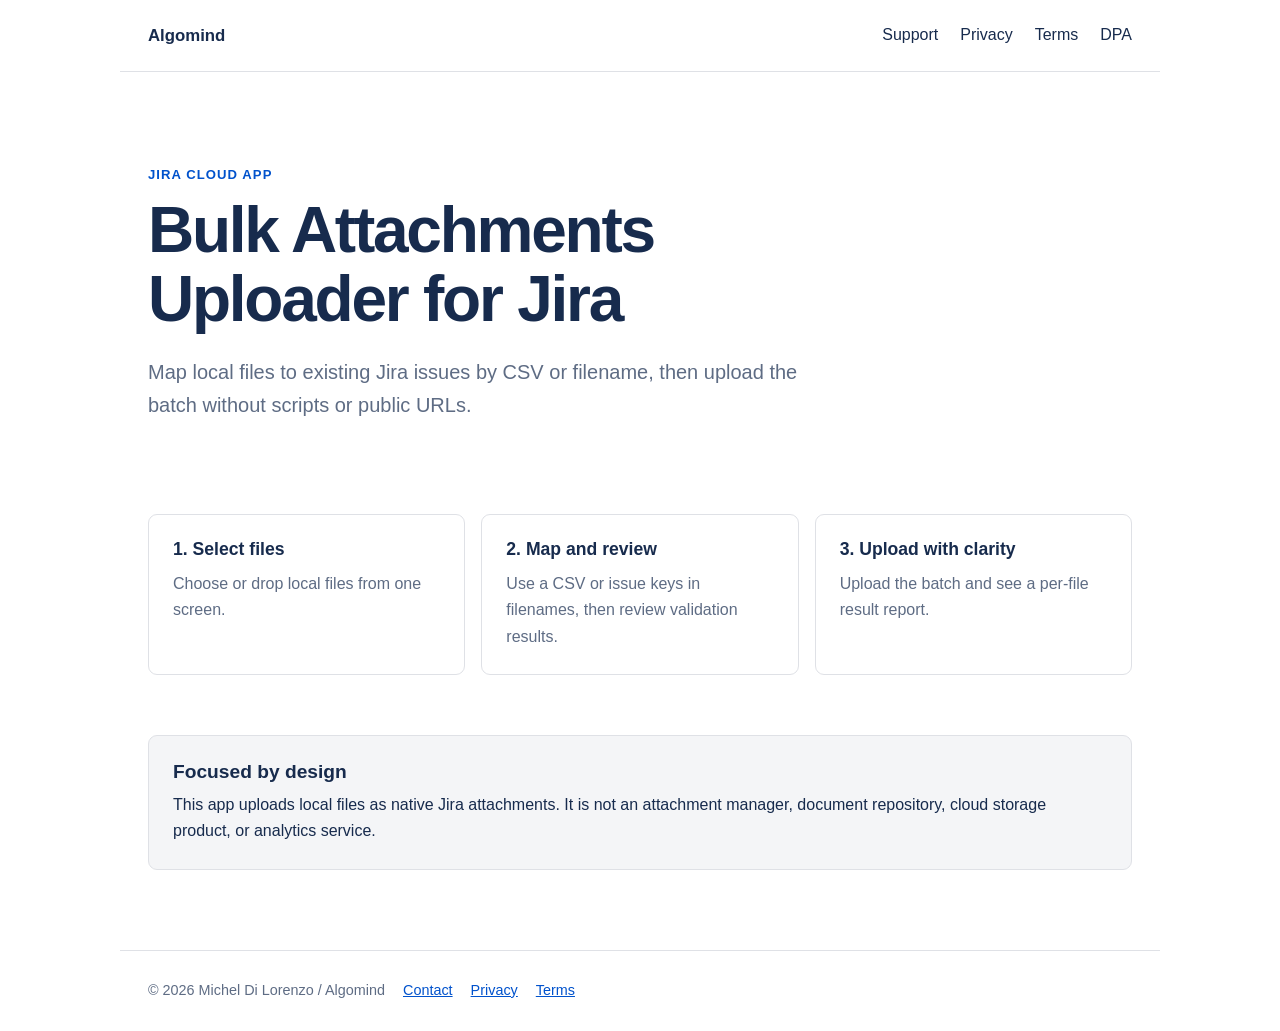
<file: index.html>
<!doctype html>
<html lang="en">
<head>
  <meta charset="utf-8">
  <meta name="viewport" content="width=device-width, initial-scale=1">
  <meta name="description" content="Product, support, and legal information for Bulk Attachments Uploader for Jira.">
  <title>Bulk Attachments Uploader for Jira · Algomind</title>
  <link rel="stylesheet" href="/styles.css">
</head>
<body>
  <header class="site-header"><a class="brand" href="/">Algomind</a><nav aria-label="Primary"><a href="/support/">Support</a><a href="/privacy/">Privacy</a><a href="/terms/">Terms</a><a href="/dpa/">DPA</a></nav></header>
  <main>
    <section class="hero"><p class="eyebrow">Jira Cloud app</p><h1>Bulk Attachments Uploader for Jira</h1><p class="lede">Map local files to existing Jira issues by CSV or filename, then upload the batch without scripts or public URLs.</p></section>
    <section class="card-grid" aria-label="How the app works"><article><h2>1. Select files</h2><p>Choose or drop local files from one screen.</p></article><article><h2>2. Map and review</h2><p>Use a CSV or issue keys in filenames, then review validation results.</p></article><article><h2>3. Upload with clarity</h2><p>Upload the batch and see a per-file result report.</p></article></section>
    <section class="notice"><h2>Focused by design</h2><p>This app uploads local files as native Jira attachments. It is not an attachment manager, document repository, cloud storage product, or analytics service.</p></section>
  </main>
  <footer><span>© 2026 Michel Di Lorenzo / Algomind</span><a href="mailto:algomind.atelier@gmail.com">Contact</a><a href="/privacy/">Privacy</a><a href="/terms/">Terms</a></footer>
</body>
</html>
</file>
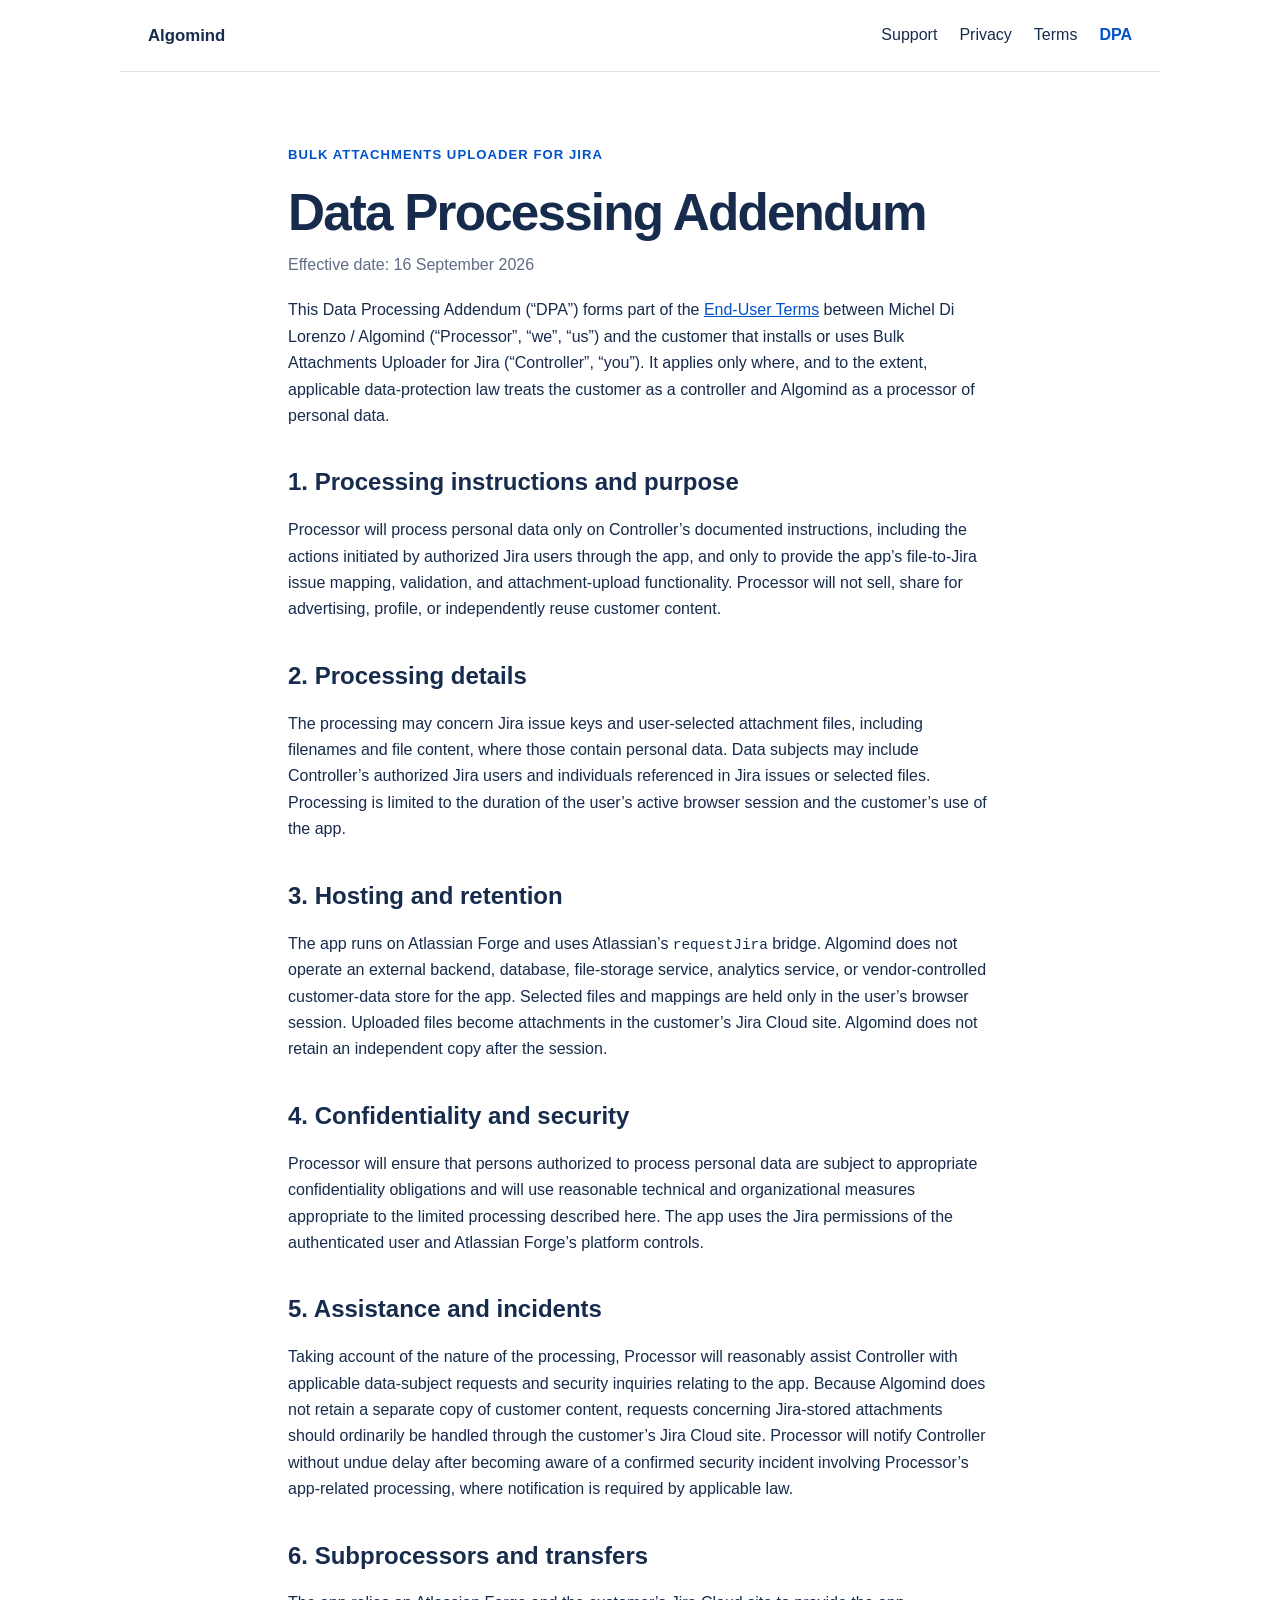
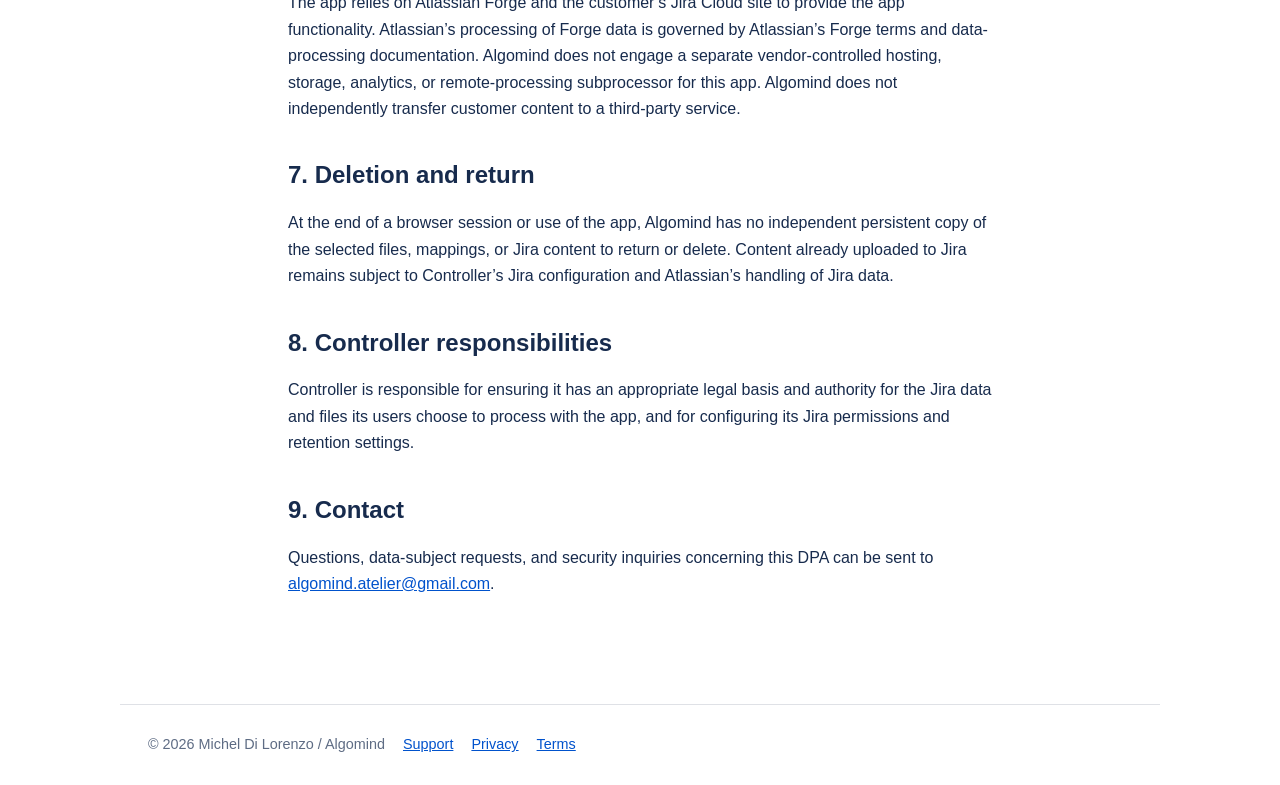
<file: dpa/index.html>
<!doctype html>
<html lang="en">
<head><meta charset="utf-8"><meta name="viewport" content="width=device-width, initial-scale=1"><meta name="description" content="Data Processing Addendum for Bulk Attachments Uploader for Jira."><title>Data Processing Addendum · Bulk Attachments Uploader for Jira</title><link rel="stylesheet" href="/styles.css"></head>
<body>
  <header class="site-header"><a class="brand" href="/">Algomind</a><nav aria-label="Primary"><a href="/support/">Support</a><a href="/privacy/">Privacy</a><a href="/terms/">Terms</a><a aria-current="page" href="/dpa/">DPA</a></nav></header>
  <main class="legal"><p class="eyebrow">Bulk Attachments Uploader for Jira</p><h1>Data Processing Addendum</h1><p class="effective">Effective date: 16 September 2026</p>
    <p>This Data Processing Addendum (“DPA”) forms part of the <a href="/terms/">End-User Terms</a> between Michel Di Lorenzo / Algomind (“Processor”, “we”, “us”) and the customer that installs or uses Bulk Attachments Uploader for Jira (“Controller”, “you”). It applies only where, and to the extent, applicable data-protection law treats the customer as a controller and Algomind as a processor of personal data.</p>
    <h2>1. Processing instructions and purpose</h2><p>Processor will process personal data only on Controller’s documented instructions, including the actions initiated by authorized Jira users through the app, and only to provide the app’s file-to-Jira issue mapping, validation, and attachment-upload functionality. Processor will not sell, share for advertising, profile, or independently reuse customer content.</p>
    <h2>2. Processing details</h2><p>The processing may concern Jira issue keys and user-selected attachment files, including filenames and file content, where those contain personal data. Data subjects may include Controller’s authorized Jira users and individuals referenced in Jira issues or selected files. Processing is limited to the duration of the user’s active browser session and the customer’s use of the app.</p>
    <h2>3. Hosting and retention</h2><p>The app runs on Atlassian Forge and uses Atlassian’s <code>requestJira</code> bridge. Algomind does not operate an external backend, database, file-storage service, analytics service, or vendor-controlled customer-data store for the app. Selected files and mappings are held only in the user’s browser session. Uploaded files become attachments in the customer’s Jira Cloud site. Algomind does not retain an independent copy after the session.</p>
    <h2>4. Confidentiality and security</h2><p>Processor will ensure that persons authorized to process personal data are subject to appropriate confidentiality obligations and will use reasonable technical and organizational measures appropriate to the limited processing described here. The app uses the Jira permissions of the authenticated user and Atlassian Forge’s platform controls.</p>
    <h2>5. Assistance and incidents</h2><p>Taking account of the nature of the processing, Processor will reasonably assist Controller with applicable data-subject requests and security inquiries relating to the app. Because Algomind does not retain a separate copy of customer content, requests concerning Jira-stored attachments should ordinarily be handled through the customer’s Jira Cloud site. Processor will notify Controller without undue delay after becoming aware of a confirmed security incident involving Processor’s app-related processing, where notification is required by applicable law.</p>
    <h2>6. Subprocessors and transfers</h2><p>The app relies on Atlassian Forge and the customer’s Jira Cloud site to provide the app functionality. Atlassian’s processing of Forge data is governed by Atlassian’s Forge terms and data-processing documentation. Algomind does not engage a separate vendor-controlled hosting, storage, analytics, or remote-processing subprocessor for this app. Algomind does not independently transfer customer content to a third-party service.</p>
    <h2>7. Deletion and return</h2><p>At the end of a browser session or use of the app, Algomind has no independent persistent copy of the selected files, mappings, or Jira content to return or delete. Content already uploaded to Jira remains subject to Controller’s Jira configuration and Atlassian’s handling of Jira data.</p>
    <h2>8. Controller responsibilities</h2><p>Controller is responsible for ensuring it has an appropriate legal basis and authority for the Jira data and files its users choose to process with the app, and for configuring its Jira permissions and retention settings.</p>
    <h2>9. Contact</h2><p>Questions, data-subject requests, and security inquiries concerning this DPA can be sent to <a href="mailto:algomind.atelier@gmail.com">algomind.atelier@gmail.com</a>.</p>
  </main>
  <footer><span>© 2026 Michel Di Lorenzo / Algomind</span><a href="/support/">Support</a><a href="/privacy/">Privacy</a><a href="/terms/">Terms</a></footer>
</body>
</html>
</file>
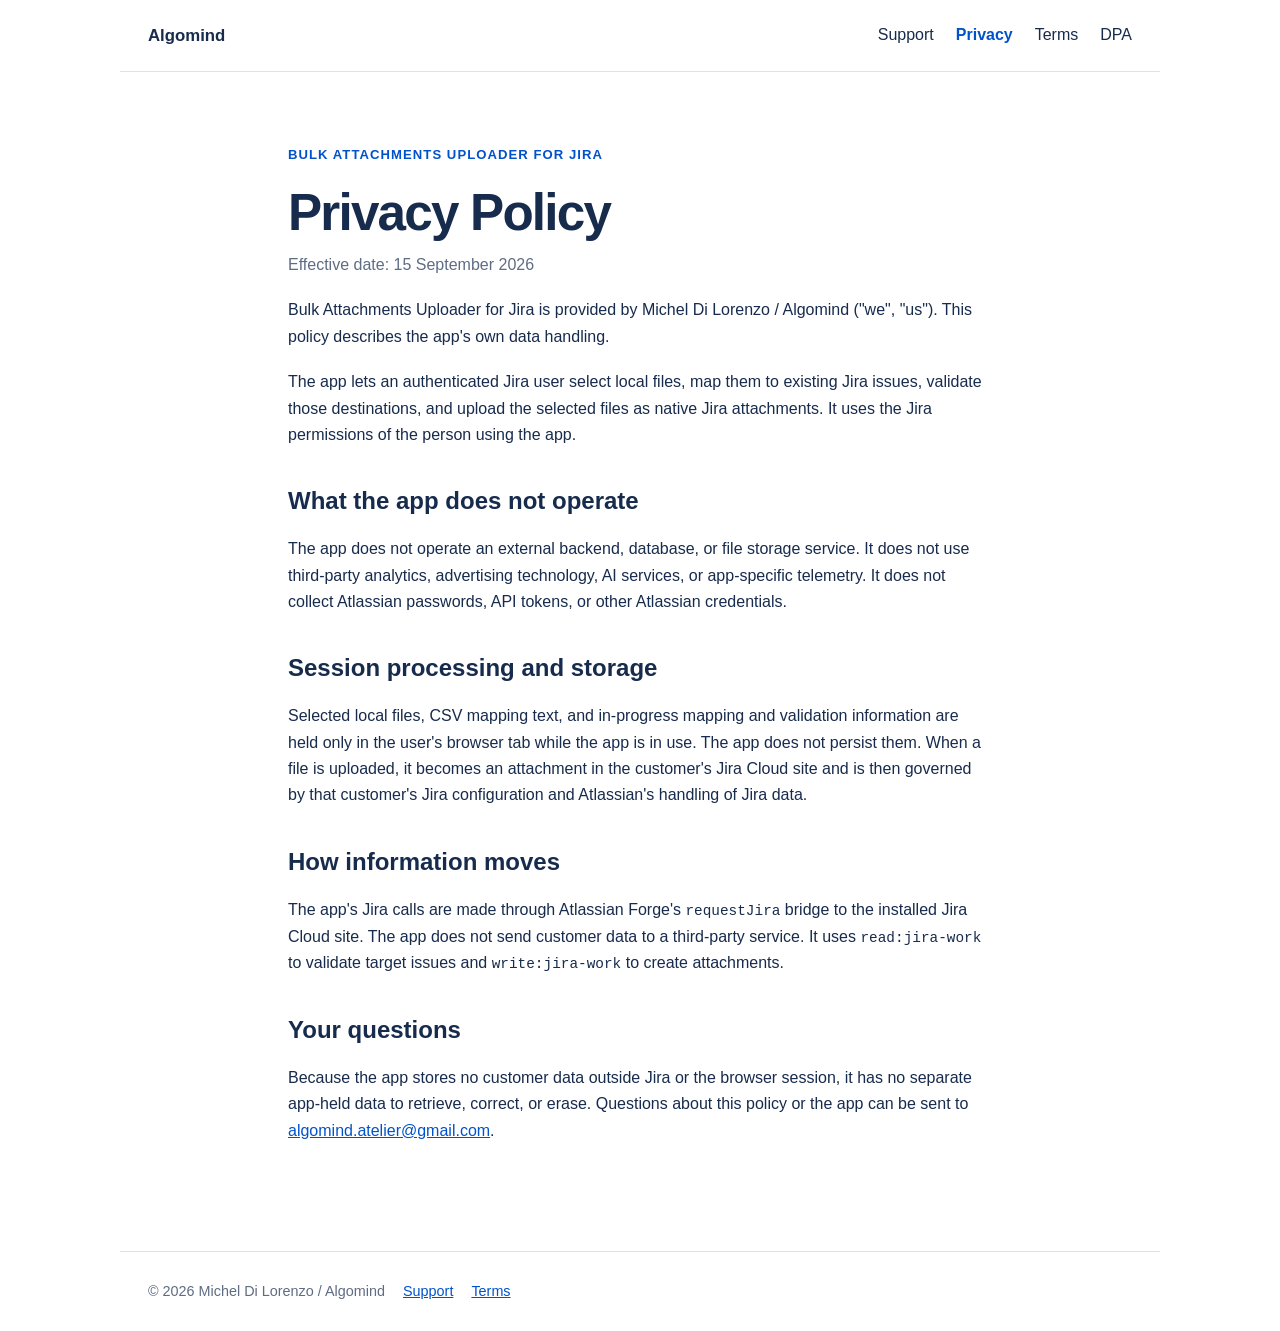
<file: privacy/index.html>
<!doctype html>
<html lang="en">
<head><meta charset="utf-8"><meta name="viewport" content="width=device-width, initial-scale=1"><meta name="description" content="Privacy Policy for Bulk Attachments Uploader for Jira."><title>Privacy Policy · Bulk Attachments Uploader for Jira</title><link rel="stylesheet" href="/styles.css"></head>
<body>
  <header class="site-header"><a class="brand" href="/">Algomind</a><nav aria-label="Primary"><a href="/support/">Support</a><a aria-current="page" href="/privacy/">Privacy</a><a href="/terms/">Terms</a><a href="/dpa/">DPA</a></nav></header>
  <main class="legal"><p class="eyebrow">Bulk Attachments Uploader for Jira</p><h1>Privacy Policy</h1><p class="effective">Effective date: 15 September 2026</p>
    <p>Bulk Attachments Uploader for Jira is provided by Michel Di Lorenzo / Algomind ("we", "us"). This policy describes the app's own data handling.</p>
    <p>The app lets an authenticated Jira user select local files, map them to existing Jira issues, validate those destinations, and upload the selected files as native Jira attachments. It uses the Jira permissions of the person using the app.</p>
    <h2>What the app does not operate</h2><p>The app does not operate an external backend, database, or file storage service. It does not use third-party analytics, advertising technology, AI services, or app-specific telemetry. It does not collect Atlassian passwords, API tokens, or other Atlassian credentials.</p>
    <h2>Session processing and storage</h2><p>Selected local files, CSV mapping text, and in-progress mapping and validation information are held only in the user's browser tab while the app is in use. The app does not persist them. When a file is uploaded, it becomes an attachment in the customer's Jira Cloud site and is then governed by that customer's Jira configuration and Atlassian's handling of Jira data.</p>
    <h2>How information moves</h2><p>The app's Jira calls are made through Atlassian Forge's <code>requestJira</code> bridge to the installed Jira Cloud site. The app does not send customer data to a third-party service. It uses <code>read:jira-work</code> to validate target issues and <code>write:jira-work</code> to create attachments.</p>
    <h2>Your questions</h2><p>Because the app stores no customer data outside Jira or the browser session, it has no separate app-held data to retrieve, correct, or erase. Questions about this policy or the app can be sent to <a href="mailto:algomind.atelier@gmail.com">algomind.atelier@gmail.com</a>.</p>
  </main>
  <footer><span>© 2026 Michel Di Lorenzo / Algomind</span><a href="/support/">Support</a><a href="/terms/">Terms</a></footer>
</body>
</html>
</file>
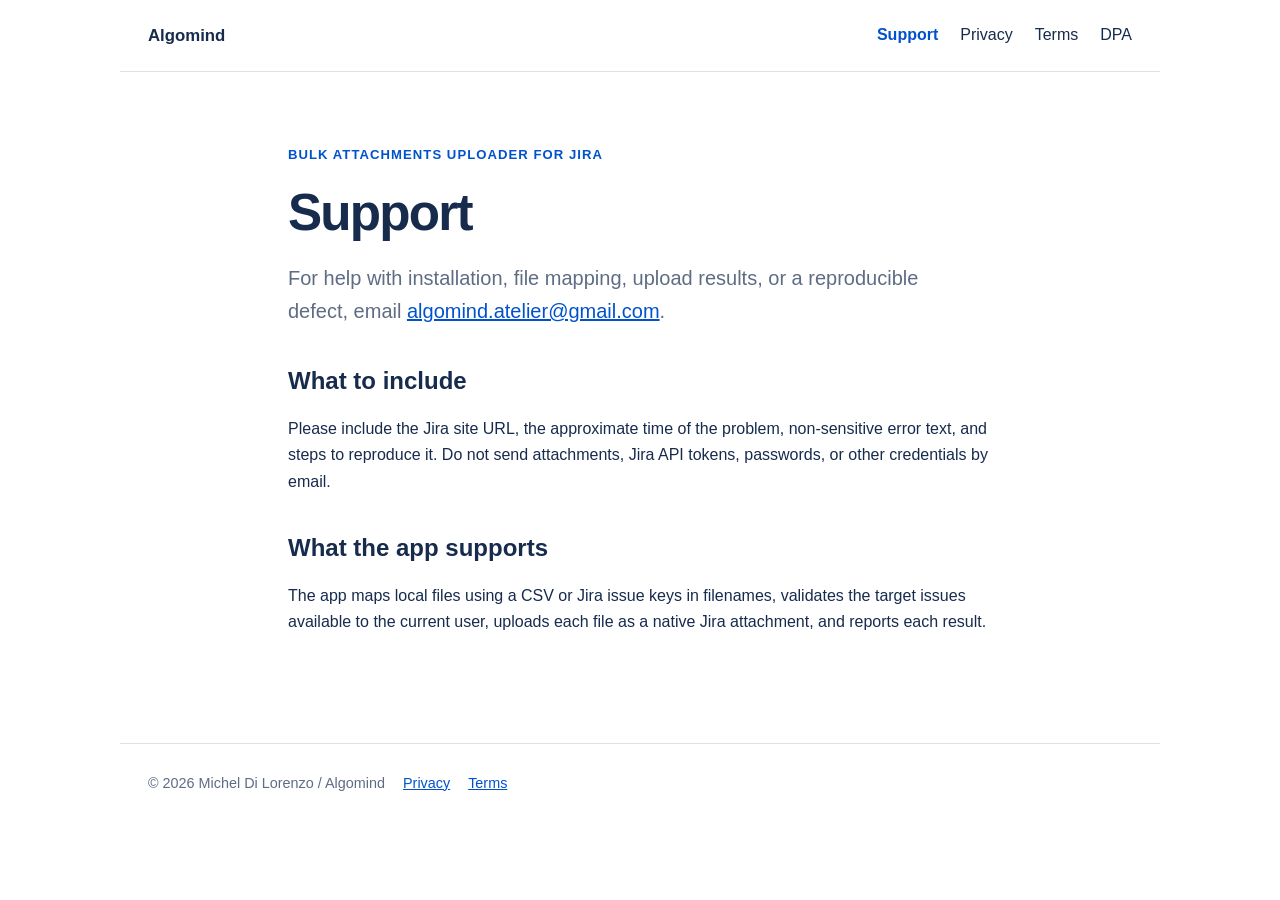
<file: support/index.html>
<!doctype html>
<html lang="en">
<head><meta charset="utf-8"><meta name="viewport" content="width=device-width, initial-scale=1"><meta name="description" content="Support for Bulk Attachments Uploader for Jira."><title>Support · Bulk Attachments Uploader for Jira</title><link rel="stylesheet" href="/styles.css"></head>
<body>
  <header class="site-header"><a class="brand" href="/">Algomind</a><nav aria-label="Primary"><a aria-current="page" href="/support/">Support</a><a href="/privacy/">Privacy</a><a href="/terms/">Terms</a><a href="/dpa/">DPA</a></nav></header>
  <main class="legal"><p class="eyebrow">Bulk Attachments Uploader for Jira</p><h1>Support</h1><p class="lede">For help with installation, file mapping, upload results, or a reproducible defect, email <a href="mailto:algomind.atelier@gmail.com">algomind.atelier@gmail.com</a>.</p>
    <h2>What to include</h2><p>Please include the Jira site URL, the approximate time of the problem, non-sensitive error text, and steps to reproduce it. Do not send attachments, Jira API tokens, passwords, or other credentials by email.</p>
    <h2>What the app supports</h2><p>The app maps local files using a CSV or Jira issue keys in filenames, validates the target issues available to the current user, uploads each file as a native Jira attachment, and reports each result.</p>
  </main>
  <footer><span>© 2026 Michel Di Lorenzo / Algomind</span><a href="/privacy/">Privacy</a><a href="/terms/">Terms</a></footer>
</body>
</html>
</file>
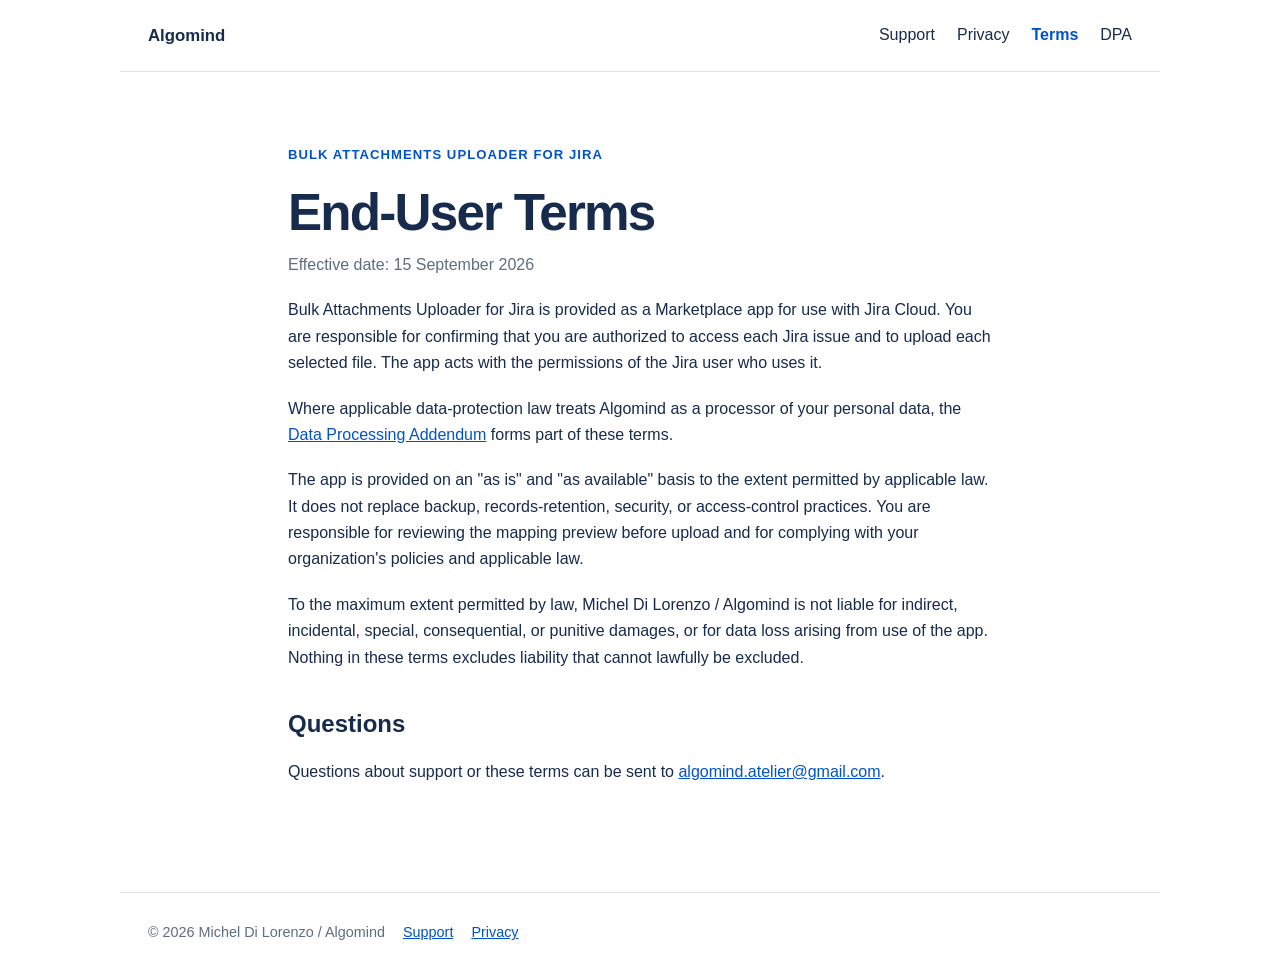
<file: terms/index.html>
<!doctype html>
<html lang="en">
<head><meta charset="utf-8"><meta name="viewport" content="width=device-width, initial-scale=1"><meta name="description" content="End-User Terms for Bulk Attachments Uploader for Jira."><title>End-User Terms · Bulk Attachments Uploader for Jira</title><link rel="stylesheet" href="/styles.css"></head>
<body>
  <header class="site-header"><a class="brand" href="/">Algomind</a><nav aria-label="Primary"><a href="/support/">Support</a><a href="/privacy/">Privacy</a><a aria-current="page" href="/terms/">Terms</a><a href="/dpa/">DPA</a></nav></header>
  <main class="legal"><p class="eyebrow">Bulk Attachments Uploader for Jira</p><h1>End-User Terms</h1><p class="effective">Effective date: 15 September 2026</p>
    <p>Bulk Attachments Uploader for Jira is provided as a Marketplace app for use with Jira Cloud. You are responsible for confirming that you are authorized to access each Jira issue and to upload each selected file. The app acts with the permissions of the Jira user who uses it.</p>
    <p>Where applicable data-protection law treats Algomind as a processor of your personal data, the <a href="/dpa/">Data Processing Addendum</a> forms part of these terms.</p>
    <p>The app is provided on an "as is" and "as available" basis to the extent permitted by applicable law. It does not replace backup, records-retention, security, or access-control practices. You are responsible for reviewing the mapping preview before upload and for complying with your organization's policies and applicable law.</p>
    <p>To the maximum extent permitted by law, Michel Di Lorenzo / Algomind is not liable for indirect, incidental, special, consequential, or punitive damages, or for data loss arising from use of the app. Nothing in these terms excludes liability that cannot lawfully be excluded.</p>
    <h2>Questions</h2><p>Questions about support or these terms can be sent to <a href="mailto:algomind.atelier@gmail.com">algomind.atelier@gmail.com</a>.</p>
  </main>
  <footer><span>© 2026 Michel Di Lorenzo / Algomind</span><a href="/support/">Support</a><a href="/privacy/">Privacy</a></footer>
</body>
</html>
</file>
<file: styles.css>
:root { color-scheme: light; --ink:#172b4d; --muted:#5e6c84; --line:#dfe1e6; --accent:#0052cc; --pale:#f4f5f7; } *{box-sizing:border-box} body{margin:0;background:#fff;color:var(--ink);font:16px/1.65 -apple-system,BlinkMacSystemFont,"Segoe UI",sans-serif}.site-header,footer,main{max-width:1040px;margin:auto}.site-header{min-height:72px;display:flex;justify-content:space-between;align-items:center;padding:0 28px;border-bottom:1px solid var(--line)}.brand{font-weight:750;color:var(--ink);text-decoration:none;font-size:1.05rem}nav{display:flex;gap:22px}a{color:var(--accent)}nav a{color:var(--ink);text-decoration:none}nav a[aria-current="page"]{color:var(--accent);font-weight:650}.hero{padding:92px 28px 72px;max-width:760px}.eyebrow{color:var(--accent);font-size:.82rem;font-weight:700;letter-spacing:.08em;text-transform:uppercase;margin:0 0 10px}h1{font-size:clamp(2.25rem,5vw,4rem);line-height:1.08;letter-spacing:-.035em;margin:0 0 22px}h2{line-height:1.25;margin-top:38px}.lede{font-size:1.25rem;color:var(--muted);max-width:680px}.card-grid{display:grid;grid-template-columns:repeat(3,1fr);gap:16px;padding:0 28px 60px}.card-grid article,.notice{border:1px solid var(--line);border-radius:9px;padding:24px}.card-grid h2{margin:0 0 10px;font-size:1.1rem}.card-grid p{margin:0;color:var(--muted)}.notice{margin:0 28px 80px;background:var(--pale)}.notice h2{margin:0 0 8px;font-size:1.2rem}.notice p{margin:0}.legal{max-width:760px;padding:72px 28px 88px}.legal h1{font-size:clamp(2.25rem,5vw,3.2rem)}.legal p{margin:0 0 19px}.effective{color:var(--muted);margin-top:-10px!important}code{font-family:ui-monospace,SFMono-Regular,Consolas,monospace;font-size:.9em}footer{border-top:1px solid var(--line);padding:28px;display:flex;gap:18px;flex-wrap:wrap;color:var(--muted);font-size:.9rem}@media(max-width:640px){.site-header{padding:0 20px;min-height:64px}.card-grid{grid-template-columns:1fr;padding:0 20px 42px}.hero{padding:64px 20px 46px}.notice{margin:0 20px 56px}.legal{padding:52px 20px 64px}nav{gap:14px;font-size:.9rem}footer{padding:24px 20px}}
</file>
